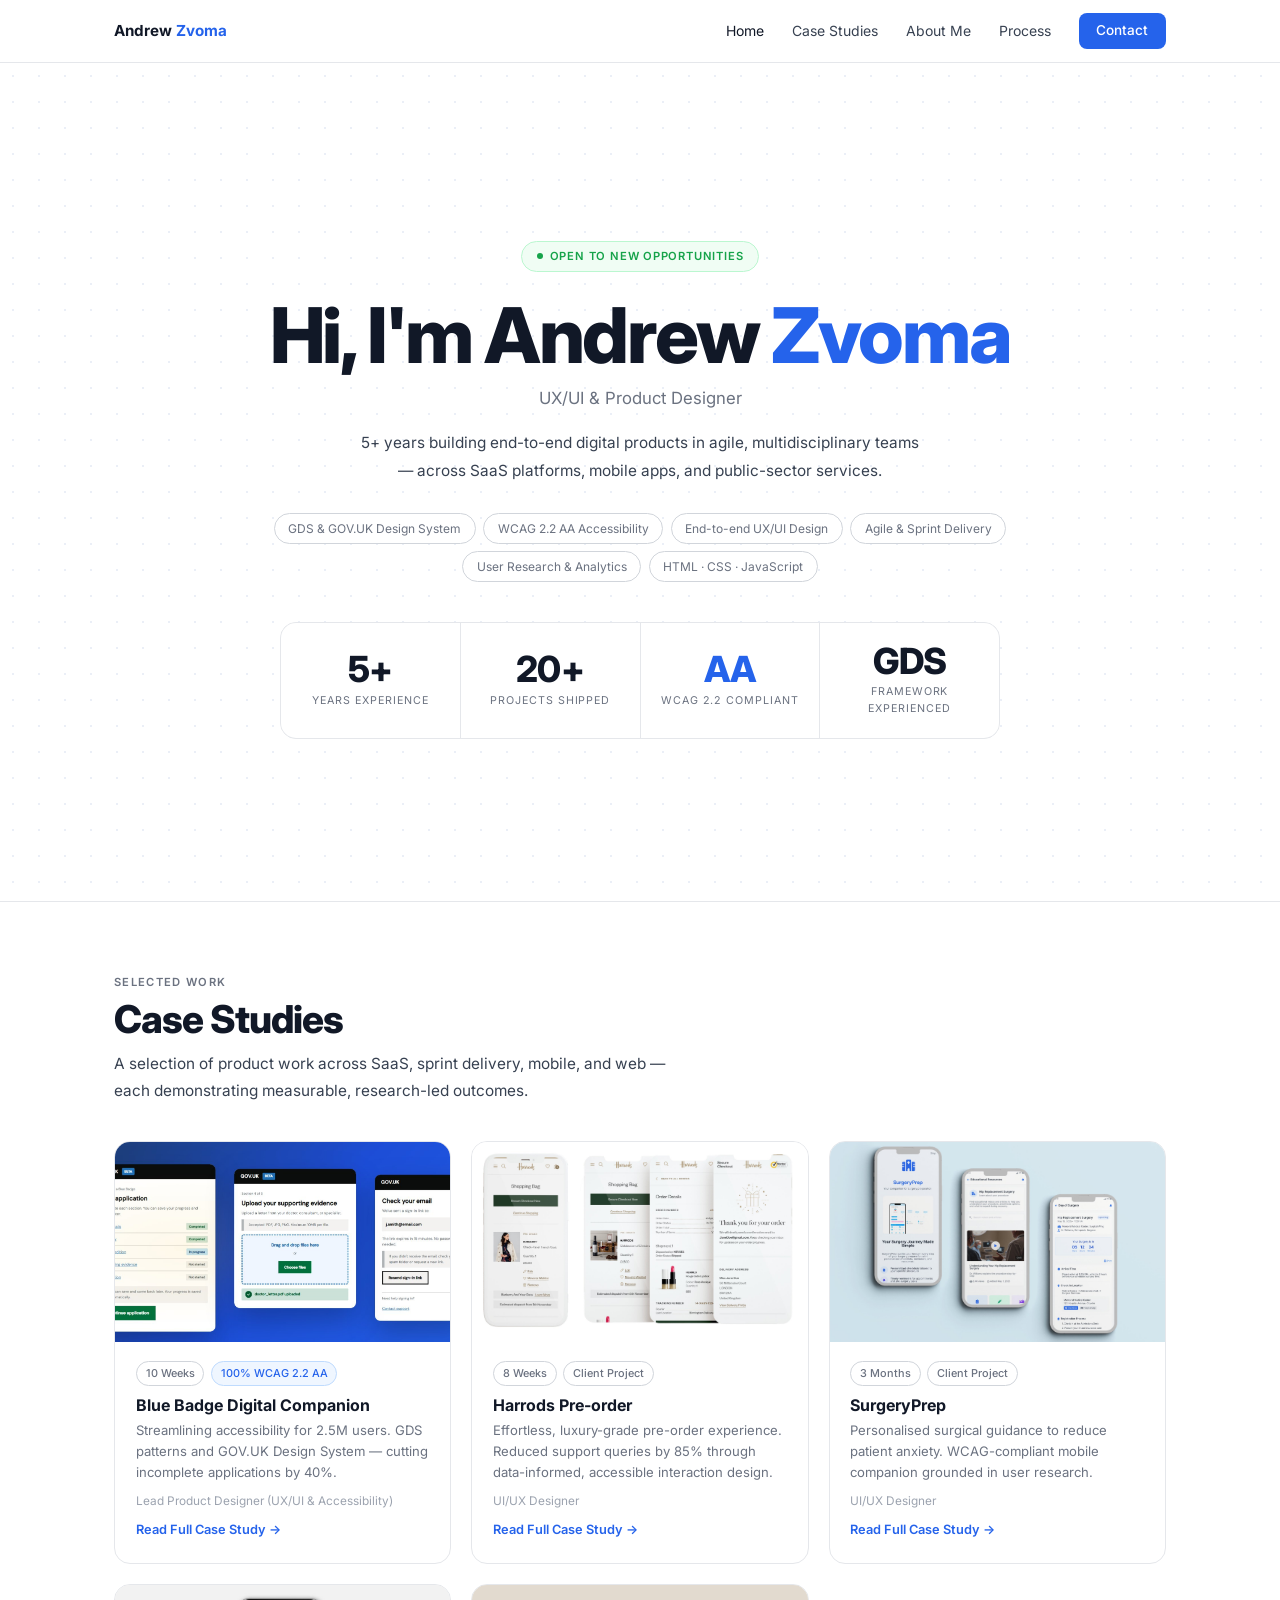
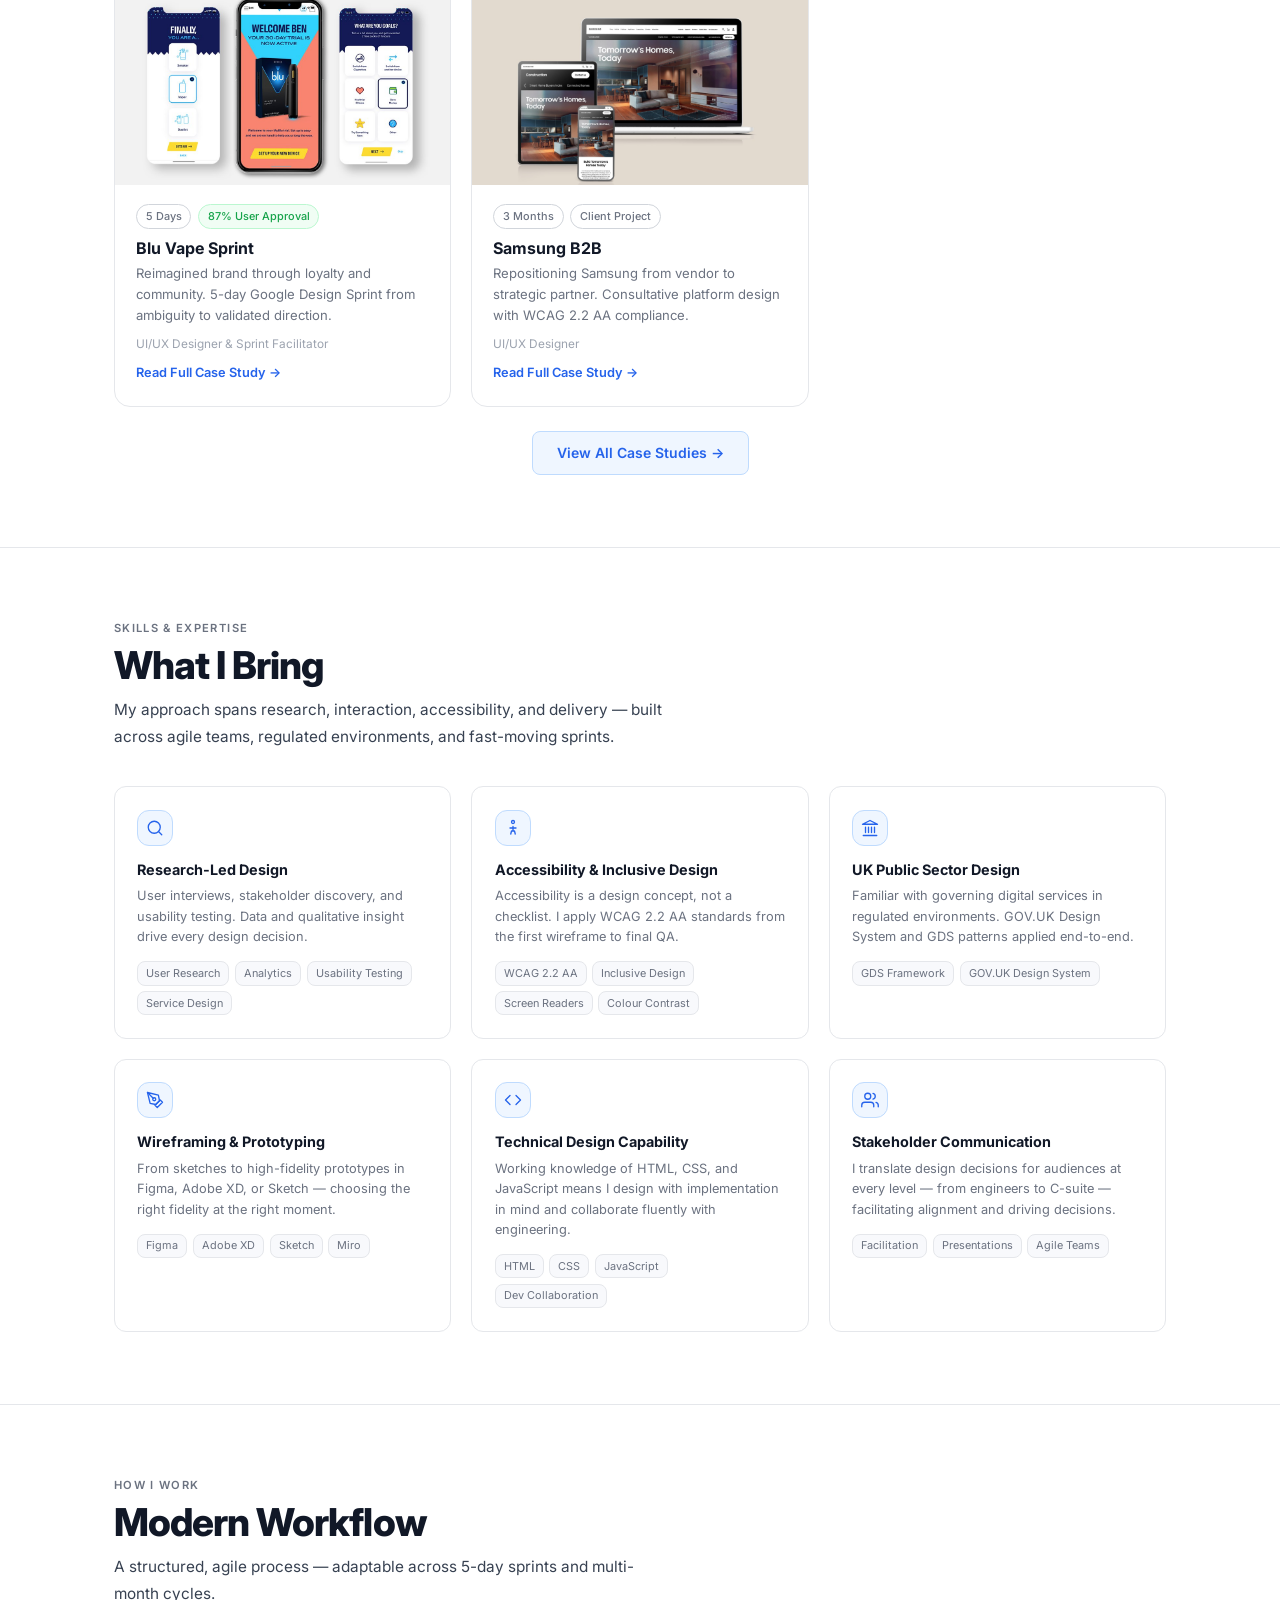
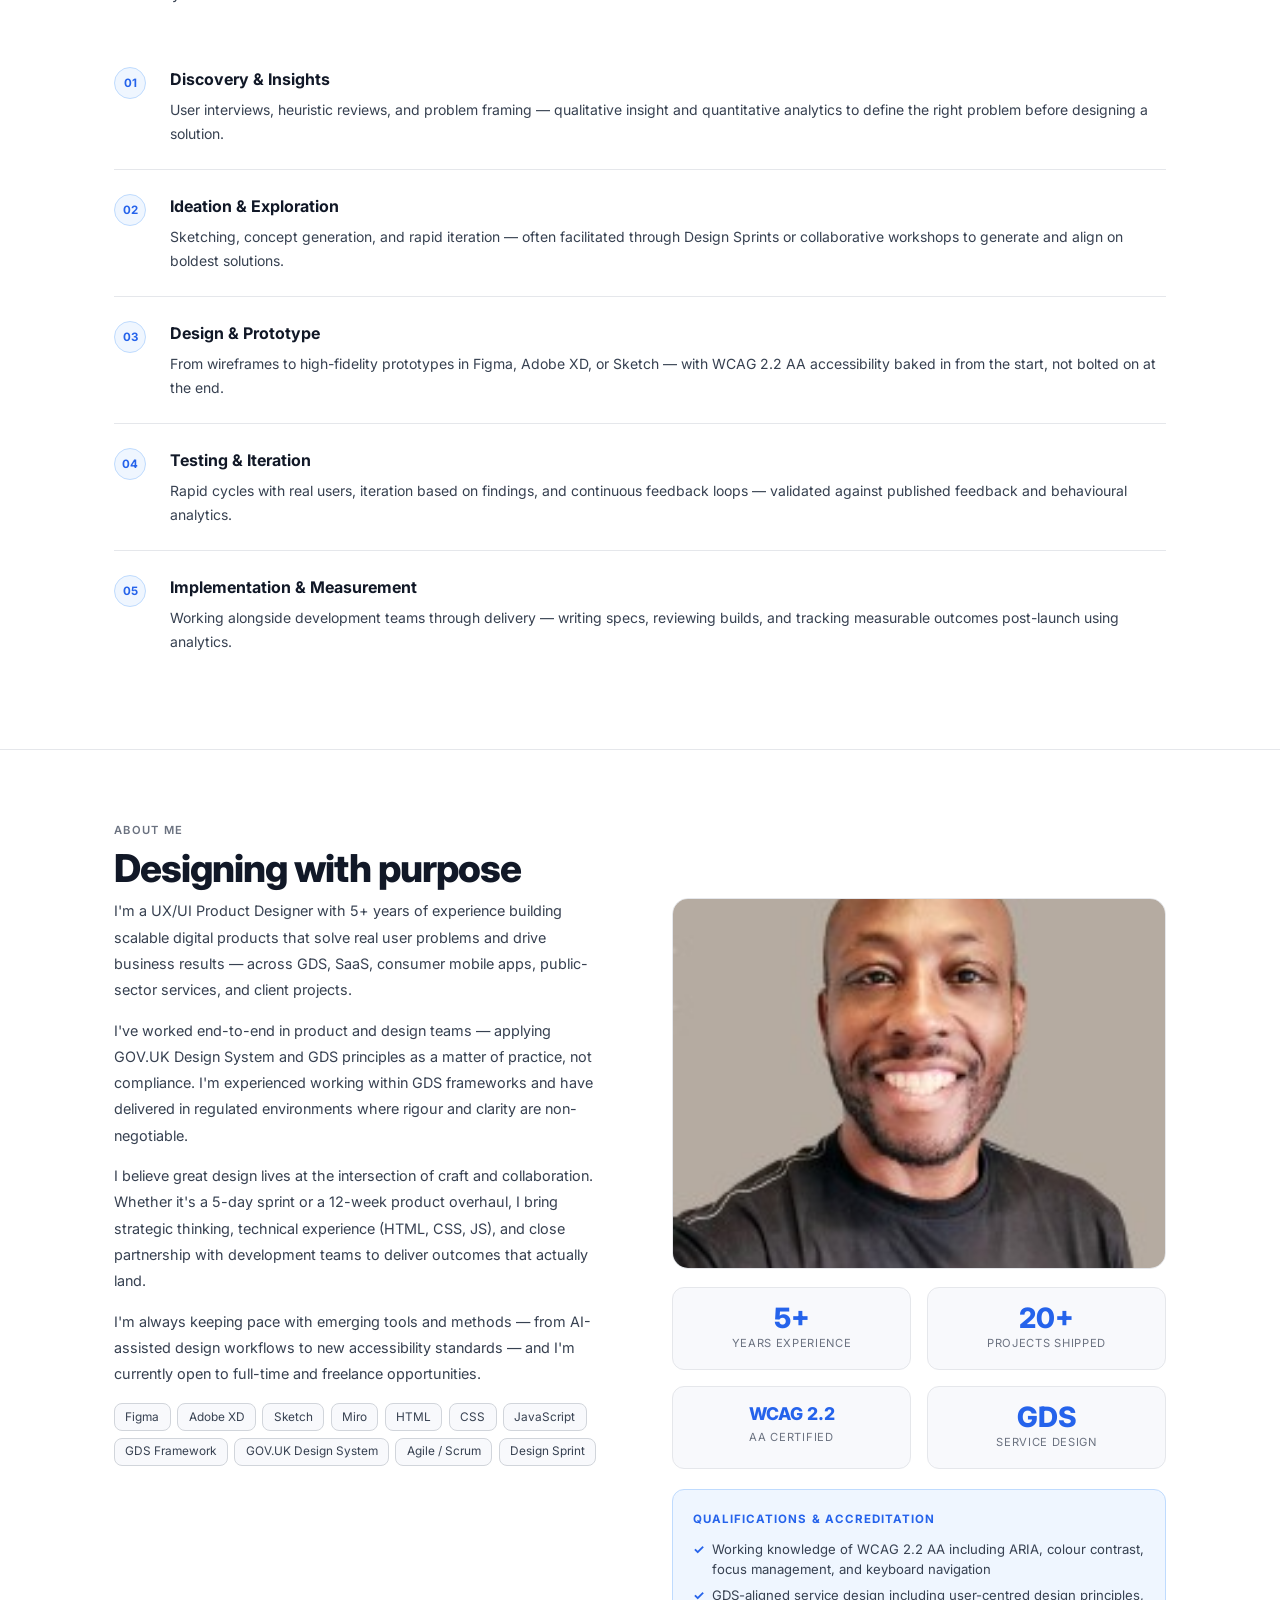
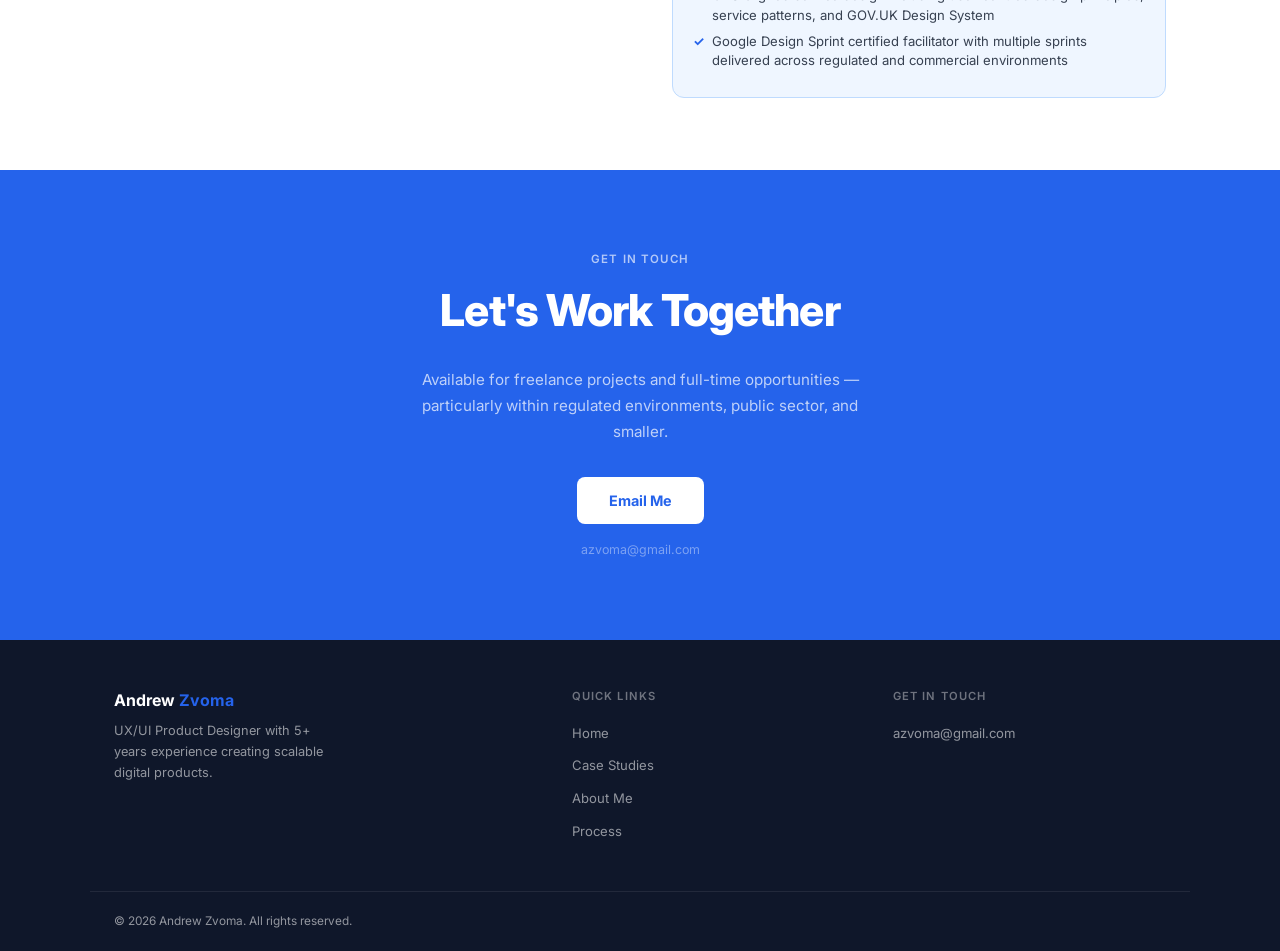
<file: a2zee-site/index.html>
<!DOCTYPE html>
<html lang="en" data-root="">
<head>
<meta charset="UTF-8">
<meta name="viewport" content="width=device-width, initial-scale=1.0">
<title>Andrew Zvoma — UX/UI &amp; Product Designer | Andrew Zvoma</title>
<link rel="preconnect" href="https://fonts.googleapis.com">
<link rel="preconnect" href="https://fonts.gstatic.com" crossorigin>
<link href="https://fonts.googleapis.com/css2?family=Inter:wght@300;400;500;600;700;800&display=swap" rel="stylesheet">
<link rel="stylesheet" href="assets/css/style.css">
</head>
<body>
<div id="nav-slot"></div>
<section class="hero-section">
  <div class="hero-dots"></div>
  <div class="inner">
    <div class="hero-content">
      <div class="hero-eyebrow"><span class="badge">Open to new opportunities</span></div>
      <h1 class="hero-title">Hi, I'm Andrew <span class="accent">Zvoma</span></h1>
      <p class="hero-role">UX/UI &amp; Product Designer</p>
      <p class="hero-desc">5+ years building end-to-end digital products in agile, multidisciplinary teams — across SaaS platforms, mobile apps, and public-sector services.</p>
      <div class="hero-tags">
        <span class="tag">GDS &amp; GOV.UK Design System</span>
        <span class="tag">WCAG 2.2 AA Accessibility</span>
        <span class="tag">End-to-end UX/UI Design</span>
        <span class="tag">Agile &amp; Sprint Delivery</span>
        <span class="tag">User Research &amp; Analytics</span>
        <span class="tag">HTML · CSS · JavaScript</span>
      </div>
      <div class="hero-stats">
        <div class="stat"><span class="stat-num">5+</span><span class="stat-label">Years Experience</span></div>
        <div class="stat"><span class="stat-num">20+</span><span class="stat-label">Projects Shipped</span></div>
        <div class="stat"><span class="stat-num blue">AA</span><span class="stat-label">WCAG 2.2 Compliant</span></div>
        <div class="stat"><span class="stat-num">GDS</span><span class="stat-label">Framework Experienced</span></div>
      </div>
    </div>
  </div>
</section>
<hr class="divider">
<section class="section">
  <div class="inner">
    <span class="section-tag">Selected Work</span>
    <h2 class="section-title">Case Studies</h2>
    <p class="section-desc">A selection of product work across SaaS, sprint delivery, mobile, and web — each demonstrating measurable, research-led outcomes.</p>
    <div class="cards-grid">
<a class="cs-card" href="case-studies/bluebadge.html">
  <div class="cs-thumb">
    <img src="assets/images/bluebadge_hero.png" alt="Blue Badge Digital Companion" loading="lazy">
  </div>
  <div class="cs-body">
    <div class="cs-tags"><span class="ctag ">10 Weeks</span><span class="ctag blue">100% WCAG 2.2 AA</span></div>
    <div class="cs-title">Blue Badge Digital Companion</div>
    <p class="cs-desc">Streamlining accessibility for 2.5M users. GDS patterns and GOV.UK Design System — cutting incomplete applications by 40%.</p>
    <div class="cs-role">Lead Product Designer (UX/UI &amp; Accessibility)</div>
    <span class="cs-link">Read Full Case Study →</span>
  </div>
</a>
<a class="cs-card" href="case-studies/harrods.html">
  <div class="cs-thumb">
    <img src="assets/images/harrods_hero.png" alt="Harrods Pre-order" loading="lazy">
  </div>
  <div class="cs-body">
    <div class="cs-tags"><span class="ctag ">8 Weeks</span><span class="ctag ">Client Project</span></div>
    <div class="cs-title">Harrods Pre-order</div>
    <p class="cs-desc">Effortless, luxury-grade pre-order experience. Reduced support queries by 85% through data-informed, accessible interaction design.</p>
    <div class="cs-role">UI/UX Designer</div>
    <span class="cs-link">Read Full Case Study →</span>
  </div>
</a>
<a class="cs-card" href="case-studies/surgeryprep.html">
  <div class="cs-thumb">
    <img src="assets/images/surgeryprep_hero.png" alt="SurgeryPrep" loading="lazy">
  </div>
  <div class="cs-body">
    <div class="cs-tags"><span class="ctag ">3 Months</span><span class="ctag ">Client Project</span></div>
    <div class="cs-title">SurgeryPrep</div>
    <p class="cs-desc">Personalised surgical guidance to reduce patient anxiety. WCAG-compliant mobile companion grounded in user research.</p>
    <div class="cs-role">UI/UX Designer</div>
    <span class="cs-link">Read Full Case Study →</span>
  </div>
</a>
<a class="cs-card" href="case-studies/bluvape.html">
  <div class="cs-thumb">
    <img src="assets/images/bluvape_hero.png" alt="Blu Vape Sprint" loading="lazy">
  </div>
  <div class="cs-body">
    <div class="cs-tags"><span class="ctag ">5 Days</span><span class="ctag green">87% User Approval</span></div>
    <div class="cs-title">Blu Vape Sprint</div>
    <p class="cs-desc">Reimagined brand through loyalty and community. 5-day Google Design Sprint from ambiguity to validated direction.</p>
    <div class="cs-role">UI/UX Designer &amp; Sprint Facilitator</div>
    <span class="cs-link">Read Full Case Study →</span>
  </div>
</a>
<a class="cs-card" href="case-studies/samsung.html">
  <div class="cs-thumb">
    <img src="assets/images/samsung_hero.png" alt="Samsung B2B" loading="lazy">
  </div>
  <div class="cs-body">
    <div class="cs-tags"><span class="ctag">3 Months</span><span class="ctag">Client Project</span></div>
    <div class="cs-title">Samsung B2B</div>
    <p class="cs-desc">Repositioning Samsung from vendor to strategic partner. Consultative platform design with WCAG 2.2 AA compliance.</p>
    <div class="cs-role">UI/UX Designer</div>
    <span class="cs-link">Read Full Case Study →</span>
  </div>
</a>
    </div>
    <div class="view-all-wrap"><a href="case-studies/index.html" class="btn-outline-blue">View All Case Studies →</a></div>
  </div>
</section>
<hr class="divider">
<section class="section">
  <div class="inner">
    <span class="section-tag">Skills &amp; Expertise</span>
    <h2 class="section-title">What I Bring</h2>
    <p class="section-desc">My approach spans research, interaction, accessibility, and delivery — built across agile teams, regulated environments, and fast-moving sprints.</p>
    <div class="skills-grid">
      <div class="skill-card"><div class="icon-wrap"><svg viewBox="0 0 24 24"><circle cx="11" cy="11" r="8"/><path d="m21 21-4.35-4.35"/></svg></div><div class="skill-title">Research-Led Design</div><p class="skill-desc">User interviews, stakeholder discovery, and usability testing. Data and qualitative insight drive every design decision.</p><div class="skill-tags"><span class="skill-tag">User Research</span><span class="skill-tag">Analytics</span><span class="skill-tag">Usability Testing</span><span class="skill-tag">Service Design</span></div></div>
      <div class="skill-card"><div class="icon-wrap"><svg viewBox="0 0 24 24"><circle cx="12" cy="4" r="2"/><path d="M12 10v6m-4-4h8M9 20l1-4h4l1 4"/></svg></div><div class="skill-title">Accessibility &amp; Inclusive Design</div><p class="skill-desc">Accessibility is a design concept, not a checklist. I apply WCAG 2.2 AA standards from the first wireframe to final QA.</p><div class="skill-tags"><span class="skill-tag">WCAG 2.2 AA</span><span class="skill-tag">Inclusive Design</span><span class="skill-tag">Screen Readers</span><span class="skill-tag">Colour Contrast</span></div></div>
      <div class="skill-card"><div class="icon-wrap"><svg viewBox="0 0 24 24"><path d="M3 22h18M6 18V11M10 18V11M14 18V11M18 18V11M12 2 2 7h20Z"/></svg></div><div class="skill-title">UK Public Sector Design</div><p class="skill-desc">Familiar with governing digital services in regulated environments. GOV.UK Design System and GDS patterns applied end-to-end.</p><div class="skill-tags"><span class="skill-tag">GDS Framework</span><span class="skill-tag">GOV.UK Design System</span></div></div>
      <div class="skill-card"><div class="icon-wrap"><svg viewBox="0 0 24 24"><path d="m12 19 7-7 3 3-7 7-3-3z"/><path d="m18 13-1.5-7.5L2 2l3.5 14.5L13 18l5-5z"/><path d="m2 2 7.586 7.586"/><circle cx="11" cy="11" r="2"/></svg></div><div class="skill-title">Wireframing &amp; Prototyping</div><p class="skill-desc">From sketches to high-fidelity prototypes in Figma, Adobe XD, or Sketch — choosing the right fidelity at the right moment.</p><div class="skill-tags"><span class="skill-tag">Figma</span><span class="skill-tag">Adobe XD</span><span class="skill-tag">Sketch</span><span class="skill-tag">Miro</span></div></div>
      <div class="skill-card"><div class="icon-wrap"><svg viewBox="0 0 24 24"><polyline points="16 18 22 12 16 6"/><polyline points="8 6 2 12 8 18"/></svg></div><div class="skill-title">Technical Design Capability</div><p class="skill-desc">Working knowledge of HTML, CSS, and JavaScript means I design with implementation in mind and collaborate fluently with engineering.</p><div class="skill-tags"><span class="skill-tag">HTML</span><span class="skill-tag">CSS</span><span class="skill-tag">JavaScript</span><span class="skill-tag">Dev Collaboration</span></div></div>
      <div class="skill-card"><div class="icon-wrap"><svg viewBox="0 0 24 24"><path d="M17 21v-2a4 4 0 0 0-4-4H5a4 4 0 0 0-4 4v2"/><circle cx="9" cy="7" r="4"/><path d="M23 21v-2a4 4 0 0 0-3-3.87"/><path d="M16 3.13a4 4 0 0 1 0 7.75"/></svg></div><div class="skill-title">Stakeholder Communication</div><p class="skill-desc">I translate design decisions for audiences at every level — from engineers to C-suite — facilitating alignment and driving decisions.</p><div class="skill-tags"><span class="skill-tag">Facilitation</span><span class="skill-tag">Presentations</span><span class="skill-tag">Agile Teams</span></div></div>
    </div>
  </div>
</section>
<hr class="divider">
<section class="section" id="process">
  <div class="inner">
    <span class="section-tag">How I Work</span>
    <h2 class="section-title">Modern Workflow</h2>
    <p class="section-desc">A structured, agile process — adaptable across 5-day sprints and multi-month cycles.</p>
    <div class="process-list">
      <div class="process-item"><div class="process-num">01</div><div><div class="process-title">Discovery &amp; Insights</div><p class="process-desc">User interviews, heuristic reviews, and problem framing — qualitative insight and quantitative analytics to define the right problem before designing a solution.</p></div></div>
      <div class="process-item"><div class="process-num">02</div><div><div class="process-title">Ideation &amp; Exploration</div><p class="process-desc">Sketching, concept generation, and rapid iteration — often facilitated through Design Sprints or collaborative workshops to generate and align on boldest solutions.</p></div></div>
      <div class="process-item"><div class="process-num">03</div><div><div class="process-title">Design &amp; Prototype</div><p class="process-desc">From wireframes to high-fidelity prototypes in Figma, Adobe XD, or Sketch — with WCAG 2.2 AA accessibility baked in from the start, not bolted on at the end.</p></div></div>
      <div class="process-item"><div class="process-num">04</div><div><div class="process-title">Testing &amp; Iteration</div><p class="process-desc">Rapid cycles with real users, iteration based on findings, and continuous feedback loops — validated against published feedback and behavioural analytics.</p></div></div>
      <div class="process-item"><div class="process-num">05</div><div><div class="process-title">Implementation &amp; Measurement</div><p class="process-desc">Working alongside development teams through delivery — writing specs, reviewing builds, and tracking measurable outcomes post-launch using analytics.</p></div></div>
    </div>
  </div>
</section>
<hr class="divider">
<section class="section" id="about">
  <div class="inner">
    <span class="section-tag">About Me</span>
    <h2 class="section-title">Designing with purpose</h2>
    <div class="about-grid">
      <div>
        <p class="about-p">I'm a UX/UI Product Designer with 5+ years of experience building scalable digital products that solve real user problems and drive business results — across GDS, SaaS, consumer mobile apps, public-sector services, and client projects.</p>
        <p class="about-p">I've worked end-to-end in product and design teams — applying GOV.UK Design System and GDS principles as a matter of practice, not compliance. I'm experienced working within GDS frameworks and have delivered in regulated environments where rigour and clarity are non-negotiable.</p>
        <p class="about-p">I believe great design lives at the intersection of craft and collaboration. Whether it's a 5-day sprint or a 12-week product overhaul, I bring strategic thinking, technical experience (HTML, CSS, JS), and close partnership with development teams to deliver outcomes that actually land.</p>
        <p class="about-p">I'm always keeping pace with emerging tools and methods — from AI-assisted design workflows to new accessibility standards — and I'm currently open to full-time and freelance opportunities.</p>
        <div class="about-chips"><span class="about-chip">Figma</span><span class="about-chip">Adobe XD</span><span class="about-chip">Sketch</span><span class="about-chip">Miro</span><span class="about-chip">HTML</span><span class="about-chip">CSS</span><span class="about-chip">JavaScript</span><span class="about-chip">GDS Framework</span><span class="about-chip">GOV.UK Design System</span><span class="about-chip">Agile / Scrum</span><span class="about-chip">Design Sprint</span></div>
      </div>
      <div>
        <div class="about-photo">
          <img src="assets/images/andrew_zvoma.jpg" alt="Andrew Zvoma — UX/UI Product Designer">
        </div>
        <div class="about-stats">
          <div class="about-stat"><div class="about-stat-num">5+</div><div class="about-stat-label">Years Experience</div></div>
          <div class="about-stat"><div class="about-stat-num">20+</div><div class="about-stat-label">Projects Shipped</div></div>
          <div class="about-stat"><div class="about-stat-num" style="font-size:1.1rem;line-height:1.3">WCAG 2.2</div><div class="about-stat-label">AA Certified</div></div>
          <div class="about-stat"><div class="about-stat-num">GDS</div><div class="about-stat-label">Service Design</div></div>
        </div>
        <div class="qual-box">
          <div class="qual-title">Qualifications &amp; Accreditation</div>
          <div class="qual-item">Working knowledge of WCAG 2.2 AA including ARIA, colour contrast, focus management, and keyboard navigation</div>
          <div class="qual-item">GDS-aligned service design including user-centred design principles, service patterns, and GOV.UK Design System</div>
          <div class="qual-item">Google Design Sprint certified facilitator with multiple sprints delivered across regulated and commercial environments</div>
        </div>
      </div>
    </div>
  </div>
</section>
<div class="cta-strip">
  <span class="cta-eyebrow">Get In Touch</span>
  <h2 class="cta-title">Let's Work Together</h2>
  <p style="color:rgba(255,255,255,0.7);font-size:0.95rem;margin-bottom:2rem;line-height:1.7;max-width:480px;margin-left:auto;margin-right:auto">Available for freelance projects and full-time opportunities — particularly within regulated environments, public sector, and smaller.</p>
  <a href="mailto:azvoma@gmail.com" class="btn-white">Email Me</a>
  <p style="color:rgba(255,255,255,0.4);font-size:0.78rem;margin-top:1rem">azvoma@gmail.com</p>
</div>
<div id="footer-slot"></div>
<script src="assets/js/shared.js"></script>
</body>
</html>
</file>
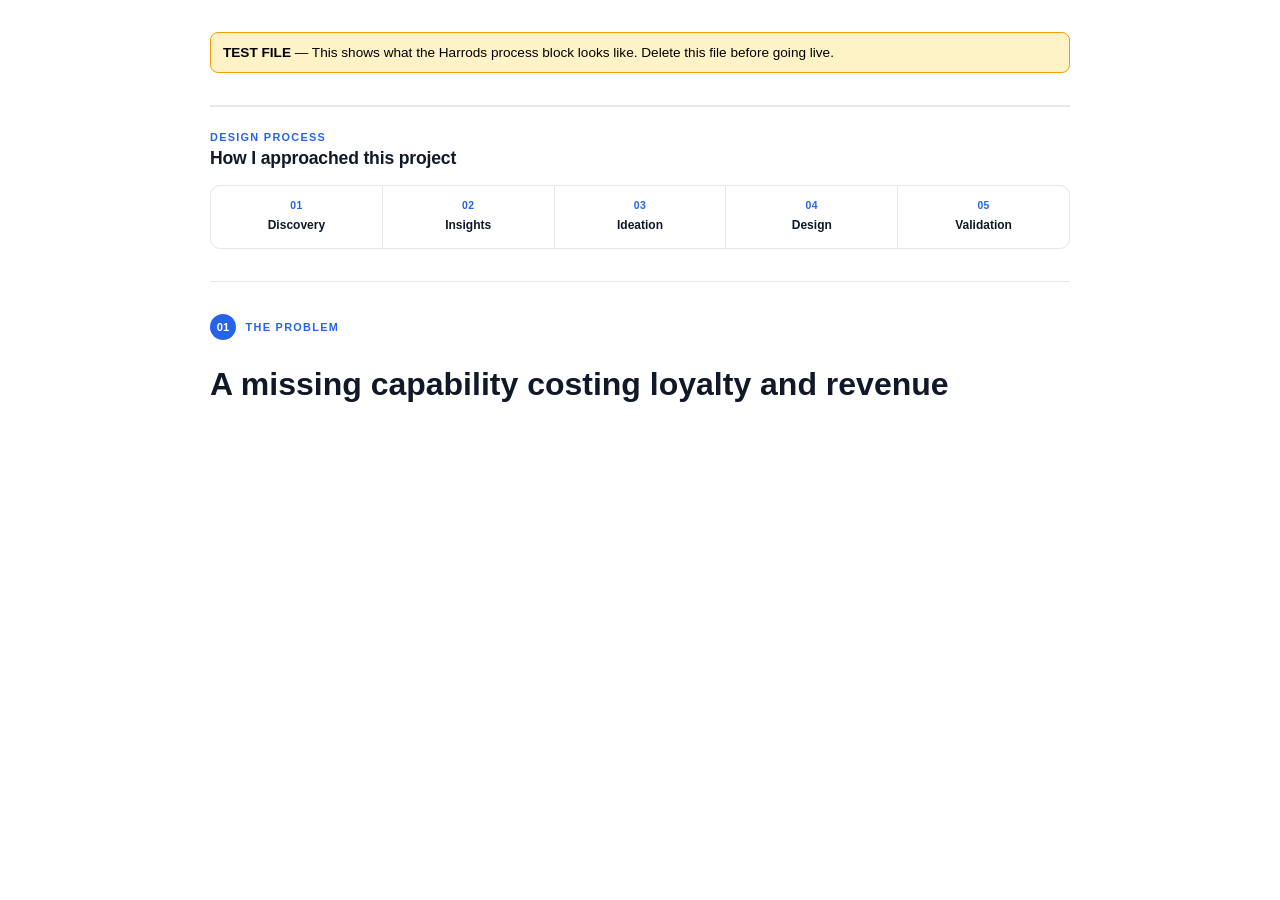
<file: TEST-harrods-process.html>
<!DOCTYPE html>
<html>
<head><meta charset="UTF-8"><title>Harrods Process Block Test</title></head>
<body style="font-family:Inter,sans-serif;max-width:860px;margin:2rem auto;padding:0 1.5rem">
<p style="background:#fef3c7;border:1px solid #f59e0b;padding:.75rem;border-radius:8px;font-size:.85rem">
  <strong>TEST FILE</strong> — This shows what the Harrods process block looks like. 
  Delete this file before going live.
</p>

<div style="margin:2rem 0 0;padding:1.5rem 0 0;border-top:2px solid #e5e7eb;">
  <p style="font-size:.68rem;font-weight:700;text-transform:uppercase;letter-spacing:.12em;color:#2563eb;margin:0 0 .3rem;">Design Process</p>
  <p style="font-size:1.1rem;font-weight:800;color:#111827;margin:0 0 1rem;letter-spacing:-.01em;">How I approached this project</p>
  <div style="display:grid;grid-template-columns:repeat(5,1fr);gap:1px;background:#e5e7eb;border:1px solid #e5e7eb;border-radius:10px;overflow:hidden;">
    <div style="background:#fff;padding:.9rem .5rem;text-align:center;"><span style="font-size:.65rem;font-weight:700;color:#2563eb;display:block;margin-bottom:.25rem;letter-spacing:.04em;">01</span><span style="font-size:.75rem;font-weight:600;color:#111827;">Discovery</span></div>
    <div style="background:#fff;padding:.9rem .5rem;text-align:center;"><span style="font-size:.65rem;font-weight:700;color:#2563eb;display:block;margin-bottom:.25rem;letter-spacing:.04em;">02</span><span style="font-size:.75rem;font-weight:600;color:#111827;">Insights</span></div>
    <div style="background:#fff;padding:.9rem .5rem;text-align:center;"><span style="font-size:.65rem;font-weight:700;color:#2563eb;display:block;margin-bottom:.25rem;letter-spacing:.04em;">03</span><span style="font-size:.75rem;font-weight:600;color:#111827;">Ideation</span></div>
    <div style="background:#fff;padding:.9rem .5rem;text-align:center;"><span style="font-size:.65rem;font-weight:700;color:#2563eb;display:block;margin-bottom:.25rem;letter-spacing:.04em;">04</span><span style="font-size:.75rem;font-weight:600;color:#111827;">Design</span></div>
    <div style="background:#fff;padding:.9rem .5rem;text-align:center;"><span style="font-size:.65rem;font-weight:700;color:#2563eb;display:block;margin-bottom:.25rem;letter-spacing:.04em;">05</span><span style="font-size:.75rem;font-weight:600;color:#111827;">Validation</span></div>
  </div>
</div>

<hr style="border:none;border-top:1px solid #e5e7eb;margin:2rem 0">

<div style="display:flex;align-items:center;gap:.6rem;margin-bottom:.4rem;">
  <span style="font-size:.7rem;font-weight:700;color:#fff;background:#2563eb;min-width:26px;height:26px;border-radius:50%;display:inline-flex;align-items:center;justify-content:center;">01</span>
  <span style="font-size:.68rem;font-weight:700;text-transform:uppercase;letter-spacing:.12em;color:#2563eb;">The Problem</span>
</div>
<h2 style="font-size:2rem;font-weight:800;color:#111827;">A missing capability costing loyalty and revenue</h2>
</body>
</html>
</file>
<file: a2zee-site/assets/css/style.css>
/* ============================================================
   Andrew Zvoma Portfolio — style.css
   All sections are full-width; content constrained by .inner
   ============================================================ */

*, *::before, *::after { box-sizing: border-box; margin: 0; padding: 0; }

:root {
  --blue:       #2563eb;
  --blue-dark:  #1d4ed8;
  --blue-light: #eff6ff;
  --blue-border:#bfdbfe;
  --green:      #16a34a;
  --green-bg:   #f0fdf4;
  --green-border:#bbf7d0;
  --navy:       #0f172a;
  --white:      #ffffff;
  --bg-soft:    #f8f9fc;
  --text:       #111827;
  --text-2:     #374151;
  --text-3:     #6b7280;
  --text-4:     #9ca3af;
  --border:     #e5e7eb;
  --border-2:   #d1d5db;
  --sans:  'Inter', system-ui, -apple-system, sans-serif;
  --r:     8px;
  --r-lg:  12px;
  --r-xl:  16px;
  --max:   1100px;
  --px:    1.5rem;          /* horizontal page padding */
}

html { scroll-behavior: smooth; }
body  { background: var(--white); color: var(--text); font-family: var(--sans); font-size: 16px; line-height: 1.6; -webkit-font-smoothing: antialiased; }
a     { color: inherit; text-decoration: none; }
img   { max-width: 100%; height: auto; display: block; }

/* ============================================================
   INNER — the only container class used
   Wrap every section's content in <div class="inner">
   ============================================================ */
.inner {
  max-width: var(--max);
  margin: 0 auto;
  padding: 0 var(--px);
}

/* ============================================================
   NAV — logo left, links + contact button flush right
   ============================================================ */
nav {
  position: sticky; top: 0; z-index: 200;
  background: var(--white);
  border-bottom: 1px solid var(--border);
}
.nav-inner {
  max-width: var(--max);
  margin: 0 auto;
  padding: 0 var(--px);
  display: flex;
  align-items: center;
  justify-content: space-between;
  height: 62px;
}
.nav-logo {
  font-size: 0.95rem; font-weight: 700;
  color: var(--text); white-space: nowrap; line-height: 1;
  flex-shrink: 0;
}
.nav-logo span { color: var(--blue); }
/* links and button sit together on the right, no gap/separator */
.nav-right {
  display: flex; align-items: center; gap: 1.75rem;
}
.nav-links {
  display: flex; gap: 1.75rem; list-style: none; align-items: center;
}
.nav-links a {
  font-size: 0.875rem; color: var(--text-2);
  transition: color 0.15s; white-space: nowrap;
}
.nav-links a:hover, .nav-links a.active { color: var(--text); }
.nav-cta a {
  display: inline-block;
  background: var(--blue); color: #fff;
  font-size: 0.85rem; font-weight: 500;
  padding: 0.45rem 1.1rem; border-radius: var(--r);
  transition: background 0.15s; white-space: nowrap;
}
.nav-cta a:hover { background: var(--blue-dark); }

/* ============================================================
   BADGE
   ============================================================ */
.badge {
  display: inline-flex; align-items: center; gap: 7px;
  font-size: 0.7rem; letter-spacing: 0.07em; text-transform: uppercase;
  color: var(--green); background: var(--green-bg);
  border: 1px solid var(--green-border); border-radius: 100px;
  padding: 0.32rem 0.9rem; font-weight: 600;
}
.badge::before {
  content: ''; width: 6px; height: 6px; border-radius: 50%;
  background: var(--green); animation: blink 2s ease-in-out infinite;
  flex-shrink: 0;
}
@keyframes blink { 0%,100%{opacity:1} 50%{opacity:0.25} }

/* ============================================================
   HERO — centred layout matching reference screenshot
   ============================================================ */
.hero-section {
  position: relative;
  overflow: hidden;
  min-height: calc(100vh - 62px);
  display: flex;
  align-items: center;
  padding: 5rem 0 4rem;
}

/* subtle dot grid across full section */
.hero-dots {
  position: absolute; inset: 0; pointer-events: none; z-index: 0;
  background-image: radial-gradient(circle, #c7d2e8 1px, transparent 1px);
  background-size: 26px 26px;
  opacity: 0.35;
}

.hero-section .inner { position: relative; z-index: 1; width: 100%; }

/* centred content block */
.hero-content {
  max-width: 780px;
  margin: 0 auto;
  text-align: center;
}

.hero-eyebrow { margin-bottom: 1.5rem; }

.hero-title {
  font-size: clamp(2.6rem, 6vw, 5rem);
  font-weight: 800; line-height: 1.04;
  letter-spacing: -0.03em;
  color: var(--text); margin-bottom: 0.6rem;
}
.hero-title .accent { color: var(--blue); }

.hero-role {
  font-size: 1.05rem; color: var(--text-3);
  margin-bottom: 1.1rem; font-weight: 400;
}

.hero-desc {
  font-size: 0.96rem; color: var(--text-2);
  max-width: 560px; line-height: 1.8; margin: 0 auto 1.75rem;
}

.hero-tags {
  display: flex; flex-wrap: wrap; gap: 0.45rem;
  margin-bottom: 2.5rem;
  justify-content: center;
}
.tag {
  font-size: 0.75rem; padding: 0.3rem 0.85rem;
  border: 1px solid var(--border-2); border-radius: 100px;
  color: var(--text-3); background: var(--white);
}

/* stats row as a bordered card strip */
.hero-stats {
  display: grid;
  grid-template-columns: repeat(4, 1fr);
  gap: 1px;
  background: var(--border);
  border: 1px solid var(--border);
  border-radius: var(--r-xl);
  overflow: hidden;
  max-width: 720px;
  margin: 0 auto;
}
.stat {
  background: var(--white);
  display: flex; flex-direction: column;
  align-items: center; justify-content: center;
  padding: 1.25rem 1rem;
}
.stat-num {
  font-size: 2.25rem; font-weight: 800; line-height: 1;
  color: var(--text); letter-spacing: -0.02em;
}
.stat-num.blue { color: var(--blue); }
.stat-label {
  font-size: 0.67rem; color: var(--text-3);
  text-transform: uppercase; letter-spacing: 0.09em; margin-top: 0.3rem;
  text-align: center;
}

/* ============================================================
   SECTION — generic full-width section wrapper
   ============================================================ */
.section { padding: 4.5rem 0; }
.section + .section,
hr.divider + .section { /* ensure dividers sit flush */ }

hr.divider { border: none; border-top: 1px solid var(--border); margin: 0; }

.section-tag {
  display: block; font-size: 0.7rem; font-weight: 600;
  text-transform: uppercase; letter-spacing: 0.12em;
  color: var(--text-3); margin-bottom: 0.4rem;
}
.section-title {
  font-size: clamp(1.75rem, 3vw, 2.5rem);
  font-weight: 800; letter-spacing: -0.025em;
  line-height: 1.1; margin-bottom: 0.6rem; color: var(--text);
}
.section-title .accent { color: var(--blue); }
.section-desc {
  color: var(--text-2); max-width: 560px;
  line-height: 1.78; margin-bottom: 2.25rem; font-size: 0.96rem;
}

/* ============================================================
   CASE STUDY CARDS — home + list pages
   ============================================================ */
.cards-grid {
  display: grid;
  grid-template-columns: repeat(3, 1fr);
  gap: 1.25rem;
}

.cs-card {
  display: flex; flex-direction: column;
  background: var(--white);
  border: 1px solid var(--border);
  border-radius: var(--r-xl);
  overflow: hidden;
  transition: box-shadow 0.2s, transform 0.2s;
}
.cs-card:hover {
  box-shadow: 0 8px 28px rgba(0,0,0,0.09);
  transform: translateY(-2px);
}

.cs-thumb {
  width: 100%; overflow: hidden;
  display: block;
  height: 200px; flex-shrink: 0;
  background: var(--bg-soft);
}
.card-wide .cs-thumb  { height: 240px; }
.card-wide-2 .cs-thumb { height: 220px; }

.cs-thumb img {
  width: 100%; height: 100%;
  object-fit: cover; display: block;
  transition: transform 0.35s ease;
}
.cs-card:hover .cs-thumb img { transform: scale(1.04); }

/* Coloured thumb backgrounds */
.thumb-blue   { background: #dbeafe; }
.thumb-green  { background: #dcfce7; }
.thumb-pink   { background: #fce7f3; }
.thumb-cream  { background: #fef9c3; }
.thumb-purple { background: #f3e8ff; }
.thumb-slate  { background: #f1f5f9; }

.cs-body { padding: 1.2rem 1.3rem 1.4rem; flex: 1; display: flex; flex-direction: column; }

.cs-tags { display: flex; gap: 0.4rem; flex-wrap: wrap; margin-bottom: 0.55rem; }
.ctag {
  font-size: 0.68rem; font-weight: 500;
  padding: 0.18rem 0.55rem; border-radius: 100px;
  border: 1px solid var(--border-2); color: var(--text-3); background: var(--white);
}
.ctag.blue  { color: var(--blue);  background: var(--blue-light);  border-color: var(--blue-border); }
.ctag.green { color: var(--green); background: var(--green-bg); border-color: var(--green-border); }

.cs-title { font-size: 1rem; font-weight: 700; margin-bottom: 0.25rem; color: var(--text); line-height: 1.3; }
.cs-desc  { font-size: 0.82rem; color: var(--text-3); line-height: 1.6; margin-bottom: 0.6rem; flex: 1; }
.cs-role  { font-size: 0.74rem; color: var(--text-4); margin-bottom: 0.55rem; }
.cs-link  { font-size: 0.8rem; color: var(--blue); font-weight: 600; margin-top: auto; }
.cs-link:hover { text-decoration: underline; }

/* "View all" button */
.view-all-wrap { text-align: center; margin-top: 1.5rem; }
.btn-outline-blue {
  display: inline-block;
  font-size: 0.875rem; font-weight: 600; color: var(--blue);
  border: 1px solid var(--blue-border); background: var(--blue-light);
  padding: 0.6rem 1.5rem; border-radius: var(--r);
  transition: all 0.15s;
}
.btn-outline-blue:hover { background: var(--blue); color: #fff; border-color: var(--blue); }

/* ── SVG icon wrap — replaces emoji icons sitewide ── */
.icon-wrap {
  width: 36px; height: 36px;
  background: var(--blue-light); border: 1px solid var(--blue-border);
  border-radius: var(--r-lg);
  display: flex; align-items: center; justify-content: center;
  margin-bottom: 0.75rem; flex-shrink: 0;
}
.icon-wrap svg {
  width: 18px; height: 18px;
  stroke: var(--blue); fill: none;
  stroke-width: 1.75; stroke-linecap: round; stroke-linejoin: round;
}
.icon-wrap.sm {
  width: 28px; height: 28px; border-radius: var(--r); margin-bottom: 0.35rem;
}
.icon-wrap.sm svg { width: 14px; height: 14px; }

/* ============================================================
   WHAT I BRING — skills grid
   ============================================================ */
.skills-grid { display: grid; grid-template-columns: repeat(3,1fr); gap: 1.25rem; }
.skill-card {
  border: 1px solid var(--border); border-radius: var(--r-lg);
  padding: 1.4rem; background: var(--white);
}
.skill-icon { display: none; } /* replaced by .icon-wrap */
.skill-title { font-size: 0.9rem; font-weight: 700; margin-bottom: 0.35rem; }
.skill-desc  { font-size: 0.8rem; color: var(--text-3); line-height: 1.6; margin-bottom: 0.85rem; }
.skill-tags  { display: flex; flex-wrap: wrap; gap: 0.35rem; }
.skill-tag {
  font-size: 0.68rem; padding: 0.15rem 0.5rem;
  border-radius: var(--r); border: 1px solid var(--border);
  color: var(--text-3); background: var(--bg-soft);
}

/* ============================================================
   PROCESS — numbered list
   ============================================================ */
.process-list { display: flex; flex-direction: column; }
.process-item {
  display: grid; grid-template-columns: 36px 1fr;
  gap: 1.25rem; padding: 1.5rem 0;
  border-bottom: 1px solid var(--border); align-items: start;
}
.process-item:last-child { border-bottom: none; }
.process-num {
  font-size: 0.72rem; font-weight: 700; color: var(--blue);
  background: var(--blue-light); border: 1px solid var(--blue-border);
  width: 32px; height: 32px; border-radius: 50%;
  display: flex; align-items: center; justify-content: center; flex-shrink: 0;
}
.process-title { font-size: 1rem; font-weight: 700; margin-bottom: 0.3rem; }
.process-desc  { font-size: 0.875rem; color: var(--text-2); line-height: 1.7; }

/* ============================================================
   ABOUT — two column
   ============================================================ */
.about-grid { display: grid; grid-template-columns: 1fr 1fr; gap: 4rem; align-items: start; }
.about-p    { font-size: 0.9rem; color: var(--text-2); line-height: 1.82; margin-bottom: 0.9rem; }
.about-chips { display: flex; flex-wrap: wrap; gap: 0.4rem; margin-top: 1rem; }
.about-chip {
  font-size: 0.74rem; padding: 0.22rem 0.65rem;
  border-radius: var(--r); border: 1px solid var(--border-2);
  color: var(--text-2); background: var(--bg-soft);
}

/* about photo sits above the stats grid */
.about-photo {
  width: 100%; border-radius: var(--r-xl); overflow: hidden;
  margin-bottom: 1.1rem; border: 1px solid var(--border);
  aspect-ratio: 4/3; background: var(--bg-soft);
}
.about-photo img {
  width: 100%; height: 100%; object-fit: cover; display: block;
}

.about-stats {
  display: grid; grid-template-columns: 1fr 1fr; gap: 1rem; margin-bottom: 1.25rem;
}
.about-stat {
  background: var(--bg-soft); border: 1px solid var(--border);
  border-radius: var(--r-lg); padding: 1rem; text-align: center;
}
.about-stat-num   { font-size: 1.75rem; font-weight: 800; color: var(--blue); line-height: 1; }
.about-stat-label { font-size: 0.7rem; color: var(--text-3); text-transform: uppercase; letter-spacing: 0.06em; margin-top: 0.2rem; }
.qual-box {
  background: var(--blue-light); border: 1px solid var(--blue-border);
  border-radius: var(--r-lg); padding: 1.25rem;
}
.qual-title {
  font-size: 0.72rem; font-weight: 700; text-transform: uppercase;
  letter-spacing: 0.09em; color: var(--blue); margin-bottom: 0.75rem;
}
.qual-item {
  font-size: 0.82rem; color: var(--text-2);
  margin-bottom: 0.4rem; display: flex; gap: 0.45rem; line-height: 1.5;
}
.qual-item::before { content: '✓'; color: var(--blue); font-weight: 700; flex-shrink: 0; }

/* ============================================================
   CTA STRIP — full-width blue band
   ============================================================ */
.cta-strip { background: var(--blue); padding: 5rem var(--px); text-align: center; }
.cta-eyebrow {
  display: block; font-size: 0.72rem; font-weight: 600;
  text-transform: uppercase; letter-spacing: 0.1em;
  color: rgba(255,255,255,0.65); margin-bottom: 1rem;
}
.cta-title {
  font-size: clamp(1.75rem, 3.5vw, 2.75rem);
  font-weight: 800; color: #fff;
  line-height: 1.15; letter-spacing: -0.02em; margin-bottom: 2rem;
  max-width: 640px; margin-left: auto; margin-right: auto;
}
.btn-white {
  display: inline-block; background: #fff; color: var(--blue);
  font-size: 0.9rem; font-weight: 700;
  padding: 0.75rem 2rem; border-radius: var(--r); transition: all 0.15s;
}
.btn-white:hover { background: var(--blue-light); }

/* ============================================================
   FOOTER — full-width dark strip
   ============================================================ */
footer { background: var(--navy); color: rgba(255,255,255,0.55); padding: 3rem 0 0; }
.footer-grid {
  max-width: var(--max); margin: 0 auto; padding: 0 var(--px) 2.5rem;
  display: grid; grid-template-columns: 1.5fr 1fr 1fr; gap: 3rem;
}
.footer-brand-name { font-size: 1rem; font-weight: 700; color: #fff; margin-bottom: 0.4rem; }
.footer-brand-name span { color: var(--blue); }
.footer-brand-desc { font-size: 0.8rem; line-height: 1.65; max-width: 220px; }
.footer-col h4 {
  font-size: 0.7rem; font-weight: 600; text-transform: uppercase;
  letter-spacing: 0.1em; color: rgba(255,255,255,0.4); margin-bottom: 0.85rem;
}
.footer-col ul { list-style: none; }
.footer-col li { margin-bottom: 0.45rem; }
.footer-col a { font-size: 0.82rem; transition: color 0.15s; }
.footer-col a:hover { color: #fff; }
.footer-bottom {
  max-width: var(--max); margin: 0 auto;
  padding: 1.25rem var(--px);
  border-top: 1px solid rgba(255,255,255,0.08);
  font-size: 0.74rem;
}

/* ============================================================
   CASE STUDIES LIST PAGE
   ============================================================ */
.cs-list-hero { padding: 3.5rem 0 0; }
.cs-list-title {
  font-size: clamp(2rem, 4vw, 3rem); font-weight: 800;
  letter-spacing: -0.03em; margin-bottom: 0.5rem;
}
.cs-list-title .accent { color: var(--blue); }
.cs-list-desc {
  color: var(--text-2); font-size: 0.96rem;
  line-height: 1.75; max-width: 540px; margin-bottom: 2.5rem;
}

/* ============================================================
   CASE STUDY DETAIL PAGE
   ============================================================ */
.cs-detail { max-width: 860px; margin: 0 auto; padding: 0 var(--px); }

.cs-back {
  display: inline-flex; align-items: center; gap: 0.4rem;
  font-size: 0.8rem; color: var(--text-3);
  padding-top: 1.75rem; margin-bottom: 0.25rem;
  transition: color 0.15s;
}
.cs-back:hover { color: var(--text); }

.cs-hero { padding-bottom: 2.25rem; border-bottom: 1px solid var(--border); margin-bottom: 0; }
.cs-tag  { display: block; font-size: 0.7rem; font-weight: 600; text-transform: uppercase; letter-spacing: 0.1em; color: var(--blue); margin-bottom: 0.5rem; }

.cs-page-title {
  font-size: clamp(1.75rem, 4vw, 3rem); font-weight: 800;
  letter-spacing: -0.025em; line-height: 1.08; margin-bottom: 0.75rem;
}
.cs-lead { font-size: 1rem; color: var(--text-2); max-width: 680px; line-height: 1.78; margin-bottom: 1.5rem; }

/* pill row */
.cs-pills { display: flex; flex-wrap: wrap; gap: 0.45rem; margin-bottom: 1.5rem; }
.cs-pill {
  font-size: 0.7rem; font-weight: 500;
  padding: 0.28rem 0.75rem; border-radius: 100px;
  border: 1px solid var(--border-2); color: var(--text-2); background: var(--bg-soft);
}
.cs-pill.blue  { color: var(--blue);  background: var(--blue-light);  border-color: var(--blue-border); }
.cs-pill.green { color: var(--green); background: var(--green-bg); border-color: var(--green-border); }

/* stats row */
.cs-stats {
  display: grid; grid-template-columns: repeat(4,1fr);
  gap: 1px; background: var(--border);
  border: 1px solid var(--border); border-radius: var(--r-lg);
  overflow: hidden; margin-bottom: 2rem;
}
.cs-stat-cell { background: var(--white); padding: 1rem 1.1rem; }
.cs-stat-lbl { font-size: 0.67rem; font-weight: 600; text-transform: uppercase; letter-spacing: 0.09em; color: var(--text-3); margin-bottom: 0.3rem; }
.cs-stat-val { font-size: 0.9rem; font-weight: 600; color: var(--text); }
.cs-stat-val.blue { color: var(--blue); }

/* hero image */
.cs-hero-img { margin: 2.25rem 0; border-radius: var(--r-xl); overflow: hidden; border: 1px solid var(--border); }
.cs-hero-img img { width: 100%; display: block; }

/* full-width layout — no sidebar */
.cs-layout {
  display: block;
  padding-bottom: 4rem;
}
.cs-main { width: 100%; }
.cs-sidebar { display: none; } /* sidebar removed — content is full width */

/* content blocks */
.cs-block { margin-bottom: 2.5rem; padding-bottom: 2.5rem; border-bottom: 1px solid var(--border); }
.cs-block:last-child { border-bottom: none; margin-bottom: 0; }

.cs-h2 { font-size: 1.35rem; font-weight: 800; letter-spacing: -0.015em; margin-bottom: 0.85rem; }
.cs-h3 {
  font-size: 0.75rem; font-weight: 700; text-transform: uppercase;
  letter-spacing: 0.09em; color: var(--text-3);
  margin: 1.25rem 0 0.45rem;
}
.cs-h3:first-child { margin-top: 0; }
.cs-p  { color: var(--text-2); line-height: 1.8; font-size: 0.92rem; margin-bottom: 0.85rem; }
.cs-ul { padding-left: 1.2rem; margin: 0.5rem 0 0.85rem; }
.cs-ul li { font-size: 0.9rem; color: var(--text-2); margin-bottom: 0.3rem; line-height: 1.65; }

.cs-quote {
  border-left: 3px solid var(--blue);
  padding: 0.8rem 1.15rem; margin: 1.25rem 0;
  background: var(--blue-light); border-radius: 0 var(--r) var(--r) 0;
}
.cs-quote p    { font-style: italic; color: var(--text-2); font-size: 0.92rem; line-height: 1.7; margin-bottom: 0.35rem; }
.cs-quote cite { font-size: 0.75rem; color: var(--text-3); font-style: normal; font-weight: 500; }

/* step cards */
.steps-wrap { display: grid; gap: 1rem; margin: 1.1rem 0; }
.step-card  { border: 1px solid var(--border); border-radius: var(--r-lg); padding: 1.35rem; background: var(--white); }
.sc-head    { display: flex; gap: 0.85rem; align-items: flex-start; margin-bottom: 0.6rem; }
.sc-num {
  font-size: 0.7rem; font-weight: 700; color: var(--blue);
  background: var(--blue-light); border: 1px solid var(--blue-border);
  width: 28px; height: 28px; min-width: 28px;
  border-radius: 50%; display: flex; align-items: center; justify-content: center;
}
.sc-title { font-size: 0.85rem; font-weight: 700; padding-top: 0.3rem; color: var(--text); }
.sc-desc  { font-size: 0.875rem; color: var(--text-2); line-height: 1.72; }

/* outcomes row */
.cs-outcomes {
  display: grid; grid-template-columns: repeat(4,1fr);
  gap: 1rem; margin: 1.25rem 0;
}
.cs-outcome {
  background: var(--bg-soft); border: 1px solid var(--border);
  border-radius: var(--r-lg); padding: 1.1rem; text-align: center;
}
.cs-outcome-val   { font-size: 1.5rem; font-weight: 800; color: var(--blue); line-height: 1; margin-bottom: 0.3rem; }
.cs-outcome-label { font-size: 0.73rem; color: var(--text-3); line-height: 1.4; }

/* image grids */
.cs-img   { margin: 1.25rem 0; border-radius: var(--r-lg); overflow: hidden; border: 1px solid var(--border); }
.cs-img img { width: 100%; display: block; }
/* research/synthesis images — larger, full width single or 2-col */
.cs-img-research { margin: 1.5rem 0; }
.cs-img-research img { width: 100%; display: block; border-radius: var(--r-lg); border: 1px solid var(--border); }
.cs-img-research-2 { display: grid; grid-template-columns: 1fr 1fr; gap: 1rem; margin: 1.5rem 0; }
.cs-img-research-2 img { width: 100%; display: block; border-radius: var(--r-lg); border: 1px solid var(--border); }
.cs-img-2 { display: grid; grid-template-columns: 1fr 1fr; gap: 0.85rem; margin: 1.25rem 0; }
.cs-img-3 { display: grid; grid-template-columns: repeat(3,1fr); gap: 0.85rem; margin: 1.25rem 0; }
.cs-img-4 { display: grid; grid-template-columns: repeat(4,1fr); gap: 0.75rem; margin: 1.25rem 0; }
.cs-img-2 img, .cs-img-3 img, .cs-img-4 img { border-radius: var(--r); border: 1px solid var(--border); width: 100%; display: block; }

/* phone mockup strip — 5 phones side by side like mobile_screens_example */
.phone-strip {
  display: flex; gap: 1rem; margin: 1.5rem 0;
  align-items: flex-start;
  overflow-x: auto; padding-bottom: 0.5rem;
}
.phone-strip::-webkit-scrollbar { height: 4px; }
.phone-strip::-webkit-scrollbar-thumb { background: var(--border-2); border-radius: 2px; }
.phone-frame {
  flex: 1; min-width: 160px;
  background: #111; border-radius: 28px;
  padding: 10px; box-shadow: 0 4px 20px rgba(0,0,0,0.18);
  flex-shrink: 0;
}
.phone-frame img {
  width: 100%; display: block;
  border-radius: 20px; overflow: hidden;
}
.phone-label {
  font-size: 0.7rem; color: var(--text-3); text-align: center;
  margin-top: 0.6rem; line-height: 1.4;
}

/* before/after */
.cs-ba { display: grid; grid-template-columns: 1fr 1fr; gap: 1px; background: var(--border); border: 1px solid var(--border); border-radius: var(--r-lg); overflow: hidden; margin: 1.25rem 0; }
.cs-ba-col { background: var(--white); padding: 1.35rem; }
.cs-ba-col h4 { font-size: 0.7rem; font-weight: 700; text-transform: uppercase; letter-spacing: 0.08em; color: var(--text-3); margin-bottom: 0.8rem; }
.cs-ba-item { margin-bottom: 0.7rem; }
.cs-ba-val { font-size: 1.25rem; font-weight: 800; }
.cs-ba-val.red   { color: #dc2626; }
.cs-ba-val.green { color: var(--green); }
.cs-ba-lbl { font-size: 0.75rem; color: var(--text-3); }

/* features grid */
.cs-features { display: grid; grid-template-columns: 1fr 1fr; gap: 0.75rem; margin: 1.1rem 0; }
.cs-feat { background: var(--bg-soft); border: 1px solid var(--border); border-radius: var(--r-lg); padding: 0.9rem; }
.cs-feat-icon  { display: none; }
.cs-feat-title { font-size: 0.8rem; font-weight: 700; color: var(--text); }

/* testimonial */
.cs-test { background: var(--bg-soft); border: 1px solid var(--border); border-radius: var(--r-lg); padding: 1.5rem; margin: 1.25rem 0; }
.cs-test p { font-style: italic; color: var(--text-2); font-size: 0.92rem; line-height: 1.75; margin-bottom: 0.8rem; }
.cs-test-name { font-size: 0.85rem; font-weight: 700; color: var(--text); }
.cs-test-role { font-size: 0.75rem; color: var(--text-3); }

/* key learnings */
.cs-learnings { display: grid; gap: 0.7rem; margin: 1rem 0; }
.cs-learn { display: flex; gap: 0.85rem; background: var(--bg-soft); border-radius: var(--r); padding: 0.9rem; border: 1px solid var(--border); }
.cs-learn-icon { font-size: 1.1rem; flex-shrink: 0; }
.cs-learn h4 { font-size: 0.82rem; font-weight: 700; margin-bottom: 0.15rem; color: var(--text); }
.cs-learn p  { font-size: 0.78rem; color: var(--text-3); line-height: 1.5; }

/* sprint steps */
.cs-sprint { display: flex; gap: 1px; background: var(--border); border: 1px solid var(--border); border-radius: var(--r-lg); overflow: hidden; margin: 1.1rem 0; }
.cs-ss { flex: 1; background: var(--white); padding: 0.85rem 0.5rem; text-align: center; }
.cs-ss-n { font-size: 0.65rem; color: var(--blue); display: block; margin-bottom: 0.2rem; font-weight: 700; }
.cs-ss-t { font-size: 0.72rem; font-weight: 600; color: var(--text); }

/* next case study */
.cs-next { display: block; border: 1px solid var(--border); border-radius: var(--r-lg); padding: 1.35rem; transition: all 0.15s; text-align: center; }
.cs-next:hover { background: var(--blue-light); border-color: var(--blue-border); }
.cs-next-lbl   { font-size: 0.7rem; text-transform: uppercase; letter-spacing: 0.09em; color: var(--text-3); margin-bottom: 0.35rem; font-weight: 600; display: block; }
.cs-next-title { font-size: 1rem; font-weight: 700; color: var(--blue); }

/* sidebar boxes */
.cs-sb-box   { background: var(--bg-soft); border: 1px solid var(--border); border-radius: var(--r-lg); padding: 1.1rem; margin-bottom: 0.85rem; }
.cs-sb-title { font-size: 0.68rem; text-transform: uppercase; letter-spacing: 0.1em; color: var(--text-3); margin-bottom: 0.6rem; font-weight: 700; }
.cs-sb-item  { font-size: 0.82rem; color: var(--text-2); margin-bottom: 0.3rem; line-height: 1.5; }

/* ============================================================
   RESPONSIVE
   ============================================================ */
@media (max-width: 960px) {
  :root { --px: 1.25rem; }
  .nav-right { gap: 1.25rem; }
  .nav-links  { gap: 1.25rem; }
  .hero-stats { grid-template-columns: repeat(2,1fr); max-width: 100%; }
  .cards-grid { grid-template-columns: 1fr 1fr; }
  .card-wide-2 { grid-column: span 2; }
  .skills-grid { grid-template-columns: 1fr 1fr; }
  .about-grid  { grid-template-columns: 1fr; gap: 2.5rem; }
  .cs-img-2, .cs-img-3, .cs-img-4 { grid-template-columns: 1fr 1fr; }
  .cs-img-research-2 { grid-template-columns: 1fr 1fr; }
  .cs-outcomes, .cs-stats          { grid-template-columns: 1fr 1fr; }
  .cs-features, .cs-ba             { grid-template-columns: 1fr 1fr; }
  .footer-grid { grid-template-columns: 1fr 1fr; }
  .phone-frame { min-width: 130px; }
}

@media (max-width: 640px) {
  :root { --px: 1rem; }
  .nav-links li:nth-child(n+3) { display: none; }
  .hero-stats { grid-template-columns: repeat(2,1fr); }
  .cards-grid  { grid-template-columns: 1fr; }
  .card-wide, .card-wide-2 { grid-column: 1; }
  .skills-grid { grid-template-columns: 1fr; }
  .cs-img-2, .cs-img-3, .cs-img-4 { grid-template-columns: 1fr; }
  .cs-img-research-2 { grid-template-columns: 1fr; }
  .cs-outcomes { grid-template-columns: 1fr 1fr; }
  .cs-stats    { grid-template-columns: 1fr 1fr; }
  .cs-ba       { grid-template-columns: 1fr; }
  .footer-grid { grid-template-columns: 1fr; gap: 2rem; }
  .cs-sprint   { flex-wrap: wrap; }
  .about-stats { grid-template-columns: 1fr 1fr; }
  .about-photo { aspect-ratio: 16/9; }
  .phone-frame { min-width: 110px; border-radius: 20px; padding: 7px; }
  .phone-frame img { border-radius: 14px; }
}
.ns-icon { display: none; }
</file>
